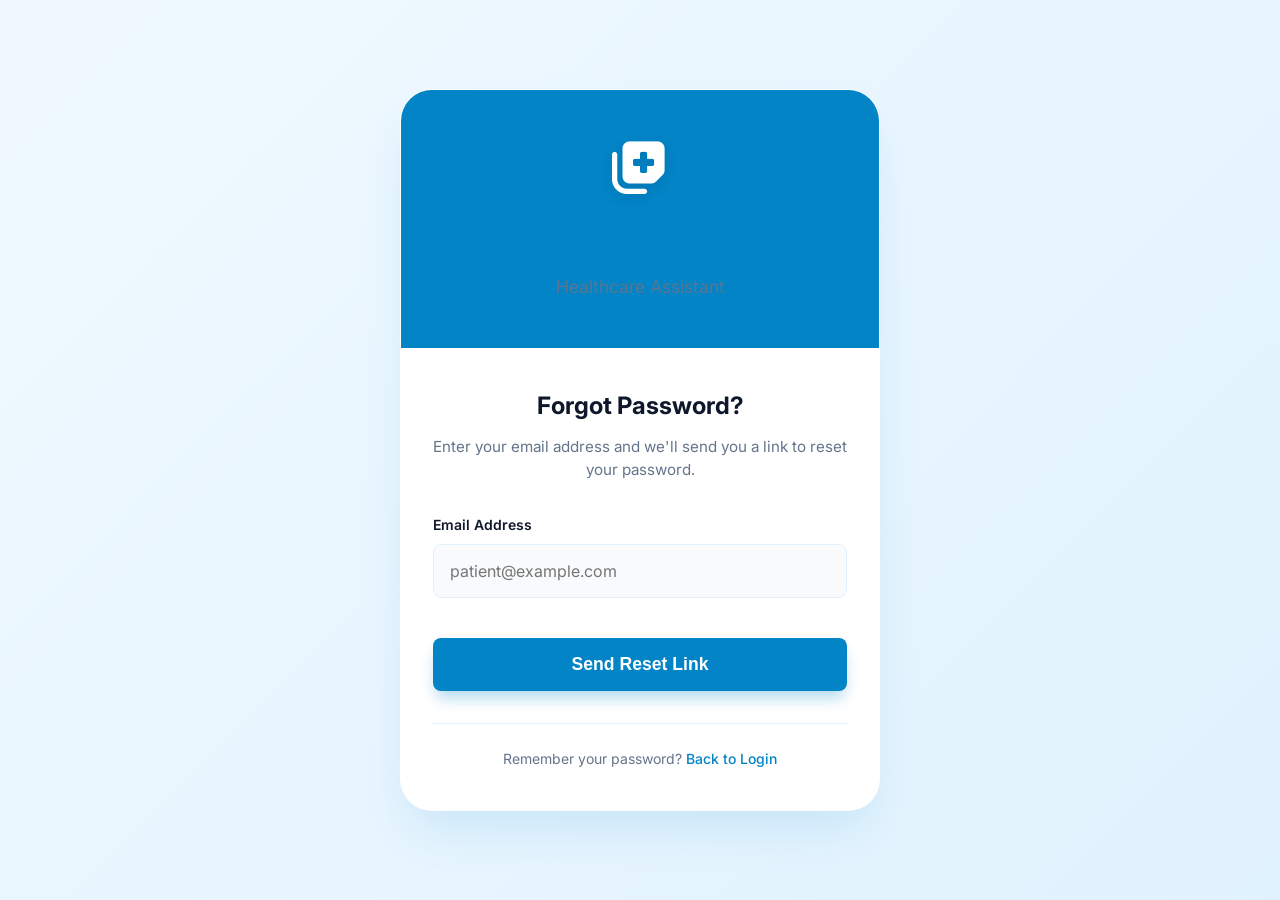
<file: prescripto/frontend/forgot-password.html>
<!DOCTYPE html>
<html lang="en">
<head>
    <meta charset="UTF-8">
    <meta name="viewport" content="width=device-width, initial-scale=1.0">
    <title>Forgot Password - Prescripto</title>
    <link href="https://fonts.googleapis.com/css2?family=Inter:wght@300;400;500;600;700&display=swap" rel="stylesheet">
    <link rel="stylesheet" href="https://cdnjs.cloudflare.com/ajax/libs/font-awesome/6.4.0/css/all.min.css">
    <link rel="stylesheet" href="style.css">
</head>
<body class="login-page">
    <div class="login-container">
        <div class="login-card">
            <div class="login-header">
                <i class="fa-solid fa-notes-medical logo-icon"></i>
                <h1>Prescripto</h1>
                <p>Healthcare Assistant</p>
            </div>
            
            <div class="login-body" style="padding: 2.5rem 2rem;">
                <h2>Forgot Password?</h2>
                <p class="subtitle" style="margin-bottom: 2rem;">Enter your email address and we'll send you a link to reset your password.</p>
                
                <form id="forgot-password-form">
                    <div class="input-group">
                        <label>Email Address</label>
                        <input type="email" id="forgot-email" placeholder="patient@example.com" required style="width: 100%; padding: 1rem; border: 1px solid var(--clr-light-blue); border-radius: 8px; font-size: 1rem;">
                    </div>
                    
                    <button type="submit" class="login-btn" style="width: 100%; border: none; cursor: pointer; margin-top: 1rem; padding: 1rem; background: var(--clr-blue); color: white; border-radius: 8px; font-weight: 600; font-size: 1.1rem;">
                        Send Reset Link
                    </button>
                </form>

                <div id="forgot-message" style="margin-top: 1.5rem; text-align: center; display: none; padding: 1rem; border-radius: 6px;"></div>

                <div class="login-footer" style="margin-top: 2rem; border-top: 1px solid var(--clr-light-blue); padding-top: 1.5rem;">
                    <p>Remember your password? <a href="/login">Back to Login</a></p>
                </div>
            </div>
        </div>
    </div>

    <script>
        document.getElementById('forgot-password-form').addEventListener('submit', async (e) => {
            e.preventDefault();
            const email = document.getElementById('forgot-email').value;
            const messageDiv = document.getElementById('forgot-message');
            
            try {
                const response = await fetch('/api/request-password-reset', {
                    method: 'POST',
                    headers: { 'Content-Type': 'application/json' },
                    body: JSON.stringify({ email })
                });
                
                const data = await response.json();
                messageDiv.style.display = 'block';
                messageDiv.innerText = data.message;
                messageDiv.style.background = data.status === 'success' ? '#ecfdf5' : '#fef2f2';
                messageDiv.style.color = data.status === 'success' ? '#059669' : '#dc2626';
            } catch (error) {
                console.error('Error:', error);
                messageDiv.style.display = 'block';
                messageDiv.innerText = 'An error occurred. Please try again.';
                messageDiv.style.background = '#fef2f2';
                messageDiv.style.color = '#dc2626';
            }
        });
    </script>
</body>
</html>
</file>
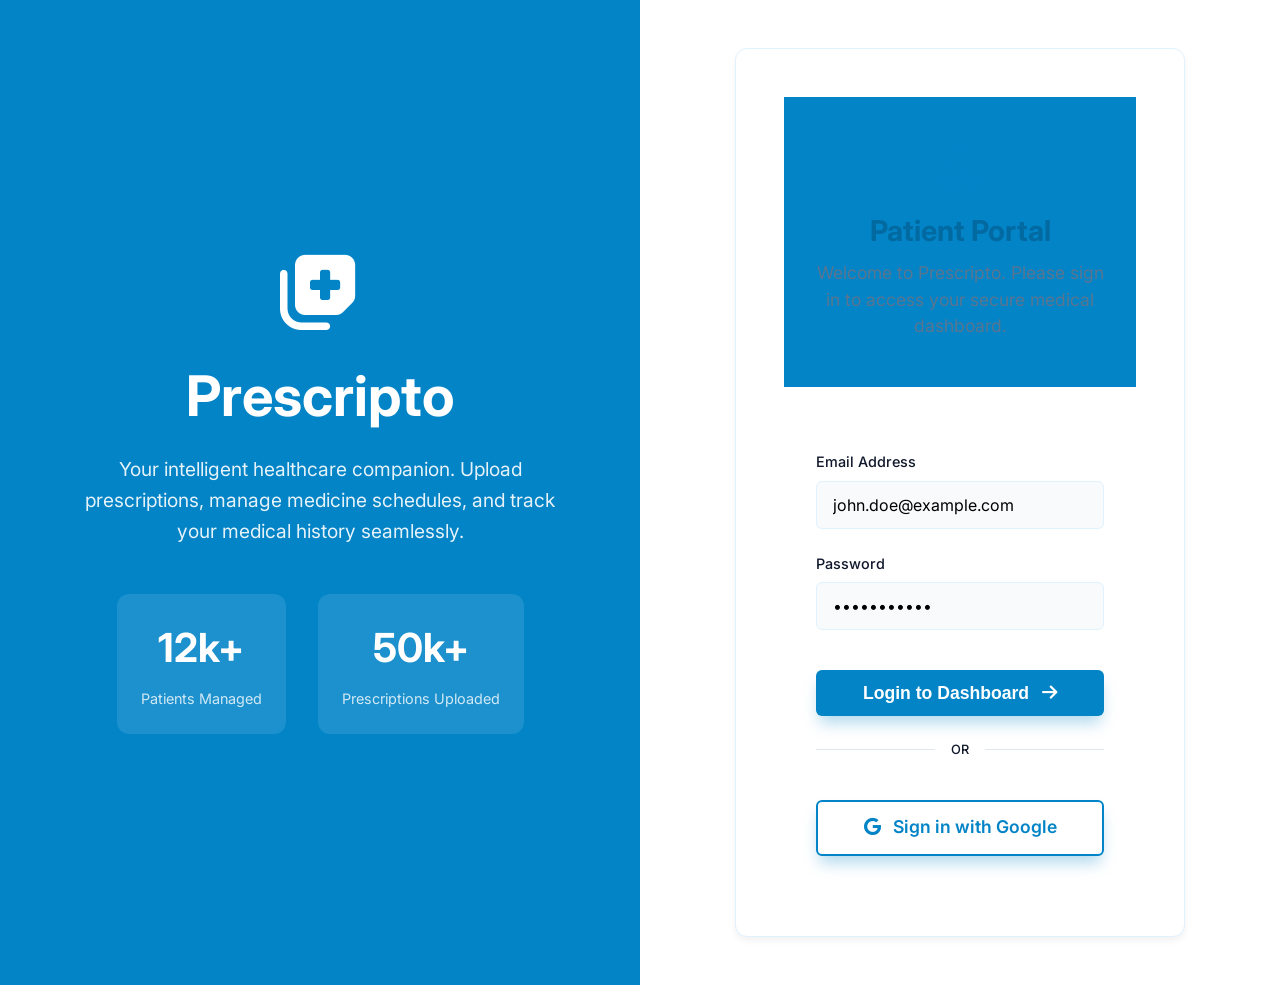
<file: prescripto/frontend/home.html>
<!DOCTYPE html>
<html lang="en">

<head>
    <meta charset="UTF-8">
    <meta name="viewport" content="width=device-width, initial-scale=1.0">
    <title>Prescripto - Home</title>
    <link href="https://fonts.googleapis.com/css2?family=Inter:wght@300;400;500;600;700&display=swap" rel="stylesheet">
    <link rel="stylesheet" href="https://cdnjs.cloudflare.com/ajax/libs/font-awesome/6.4.0/css/all.min.css">
    <link rel="stylesheet" href="style.css">
    <style>
        .home-container {
            display: flex;
            min-height: 100vh;
            background: var(--clr-light);
            font-family: 'Inter', sans-serif;
        }

        .home-left {
            flex: 1;
            background: var(--clr-blue);
            color: white;
            display: flex;
            flex-direction: column;
            justify-content: center;
            align-items: center;
            padding: 3rem;
            text-align: center;
        }

        .home-right {
            flex: 1;
            display: flex;
            justify-content: center;
            align-items: center;
            background: white;
            padding: 3rem;
        }

        .login-box {
            background: white;
            padding: 3rem;
            border-radius: 12px;
            box-shadow: 0 4px 6px rgba(0, 0, 0, 0.05);
            width: 100%;
            max-width: 450px;
            border: 1px solid var(--clr-light-blue);
        }

        .login-header {
            text-align: center;
            margin-bottom: 2rem;
        }

        .login-header i {
            font-size: 3rem;
            color: var(--clr-blue);
            margin-bottom: 1rem;
        }

        .login-header h2 {
            font-size: 1.8rem;
            color: var(--clr-dark-blue);
        }

        .input-group {
            margin-bottom: 1.5rem;
            text-align: left;
        }

        .input-group label {
            display: block;
            margin-bottom: 0.5rem;
            color: var(--clr-gray);
            font-size: 0.9rem;
            font-weight: 500;
        }

        .input-group input {
            width: 100%;
            padding: 0.8rem 1rem;
            border: 1px solid var(--clr-light-blue);
            border-radius: 6px;
            font-size: 1rem;
            transition: all 0.3s;
        }

        .input-group input:focus {
            outline: none;
            border-color: var(--clr-blue);
            box-shadow: 0 0 0 3px rgba(2, 132, 199, 0.1);
        }

        .login-btn {
            width: 100%;
            padding: 0.8rem;
            background: var(--clr-blue);
            color: white;
            border: none;
            border-radius: 6px;
            font-size: 1.1rem;
            font-weight: 600;
            cursor: pointer;
            transition: background 0.3s;
            margin-top: 1rem;
            text-decoration: none;
            display: inline-block;
            text-align: center;
        }

        .login-btn:hover {
            background: var(--clr-dark-blue);
        }

        .hero-stats {
            margin-top: 3rem;
            display: flex;
            gap: 2rem;
        }

        .hero-stat {
            background: rgba(255, 255, 255, 0.1);
            padding: 1.5rem;
            border-radius: 12px;
            text-align: center;
            min-width: 150px;
        }

        .hero-stat p {
            font-size: 2.5rem;
            font-weight: 700;
            margin-bottom: 0.5rem;
        }

        .hero-stat span {
            font-size: 0.9rem;
            opacity: 0.8;
        }
    </style>
</head>

<body>
    <div class="home-container">
        <!-- Hero Section (Left) -->
        <div class="home-left">
            <i class="fa-solid fa-notes-medical" style="font-size: 5rem; margin-bottom: 1.5rem;"></i>
            <h1 style="font-size: 3.5rem; margin-bottom: 1rem;">Prescripto</h1>
            <p style="font-size: 1.2rem; opacity: 0.9; max-width: 500px; line-height: 1.6;">
                Your intelligent healthcare companion. Upload prescriptions, manage medicine schedules, and track your
                medical history seamlessly.
            </p>

            <div class="hero-stats">
                <div class="hero-stat">
                    <p>12k+</p>
                    <span>Patients Managed</span>
                </div>
                <div class="hero-stat">
                    <p>50k+</p>
                    <span>Prescriptions Uploaded</span>
                </div>
            </div>
        </div>

        <!-- Login Section (Right) -->
        <div class="home-right">
            <div class="login-box">
                <div class="login-header">
                    <i class="fa-solid fa-user-doctor"></i>
                    <h2>Patient Portal</h2>
                    <p>Welcome to Prescripto. Please sign in to access your secure medical dashboard.</p>
                </div>

                <div class="login-body-content" style="padding: 2rem;">
                    <form id="manual-login-form">
                        <div class="input-group">
                            <label>Email Address</label>
                            <input type="email" id="login-email" placeholder="patient@example.com" value="john.doe@example.com" required>
                        </div>
                        <div class="input-group">
                            <label>Password</label>
                            <input type="password" id="login-password" placeholder="••••••••" value="password123" required>
                        </div>
                        
                        <button type="submit" class="login-btn" style="width: 100%; border: none; cursor: pointer;">
                            Login to Dashboard <i class="fa-solid fa-arrow-right" style="margin-left: 0.5rem;"></i>
                        </button>
                    </form>

                    <div style="margin: 1.5rem 0; display: flex; align-items: center; gap: 1rem;">
                        <hr style="flex: 1; border: 0; border-top: 1px solid var(--clr-border);">
                        <span style="color: var(--clr-gray); font-size: 0.8rem; font-weight: 500;">OR</span>
                        <hr style="flex: 1; border: 0; border-top: 1px solid var(--clr-border);">
                    </div>

                    <div style="text-align: center;">
                        <a href="/login" class="login-btn" style="background: var(--clr-white); color: var(--clr-blue); border: 2px solid var(--clr-blue);">
                            <i class="fa-brands fa-google" style="margin-right: 0.5rem;"></i> Sign in with Google
                        </a>
                    </div>
                </div>
            </div>
        </div>
    </div>
</body>

</html>
</file>
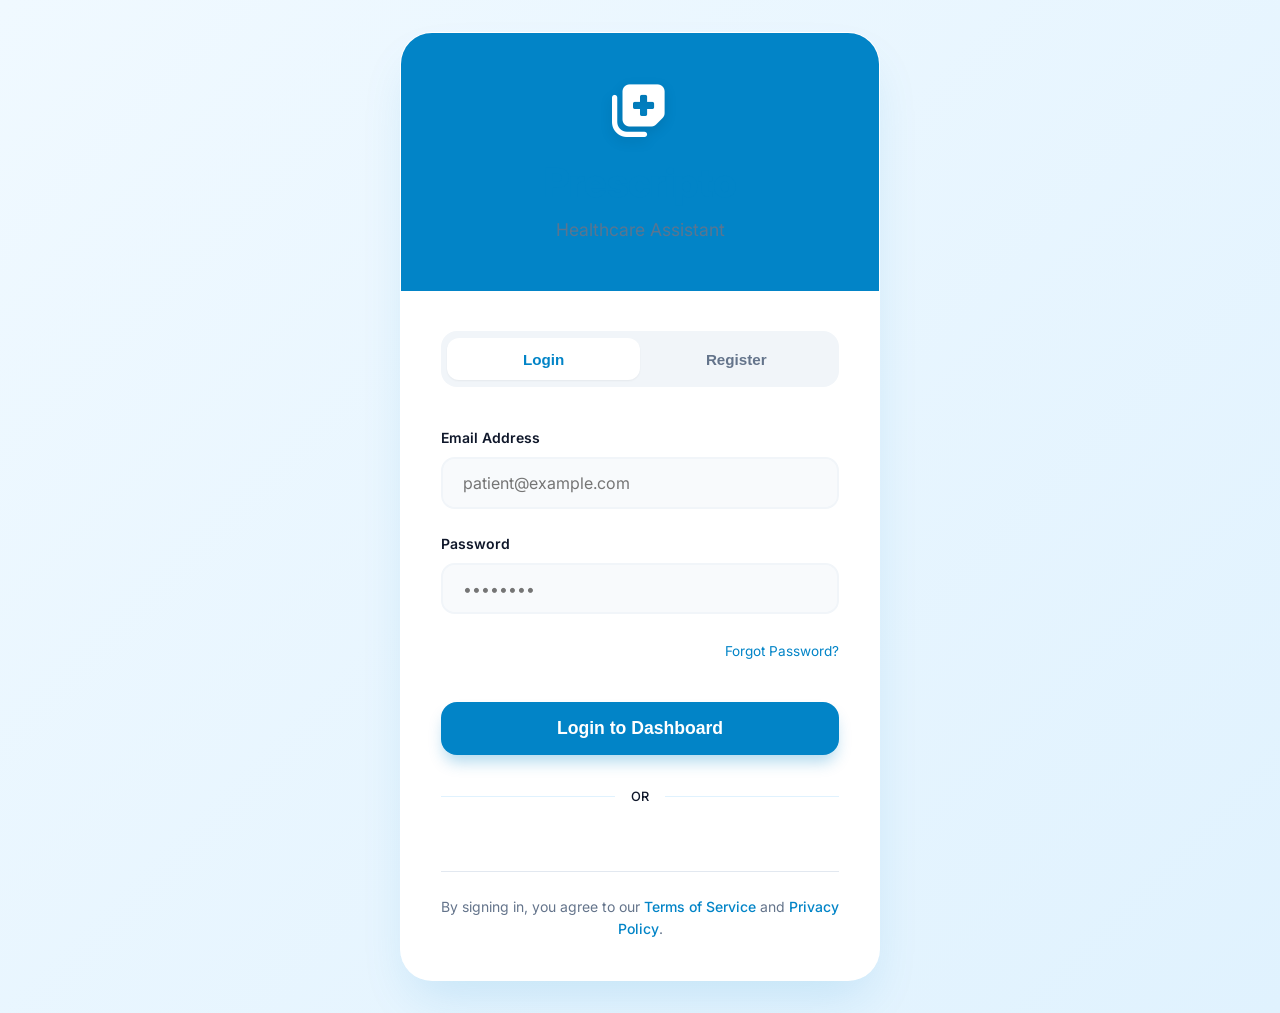
<file: prescripto/frontend/login.html>
<!DOCTYPE html>
<html lang="en">
<head>
    <meta charset="UTF-8">
    <meta name="viewport" content="width=device-width, initial-scale=1.0">
    <title>Login - Prescripto</title>
    <link href="https://fonts.googleapis.com/css2?family=Inter:wght@300;400;500;600;700&display=swap" rel="stylesheet">
    <link rel="stylesheet" href="https://cdnjs.cloudflare.com/ajax/libs/font-awesome/6.4.0/css/all.min.css">
    <link rel="stylesheet" href="style.css">
    <script src="https://accounts.google.com/gsi/client" async defer></script>
</head>
<body class="login-page">
    <div class="login-container">
        <div class="login-card">
            <div class="login-header">
                <i class="fa-solid fa-notes-medical logo-icon"></i>
                <h1>Prescripto</h1>
                <p>Healthcare Assistant</p>
            </div>
            
            <div class="login-body">
                <div class="auth-tabs">
                    <button id="tab-login" class="auth-tab active">Login</button>
                    <button id="tab-register" class="auth-tab">Register</button>
                </div>

                <div id="login-section">
                    <form id="manual-login-form">
                        <div class="input-group">
                            <label>Email Address</label>
                            <input type="email" id="login-email" placeholder="patient@example.com" required>
                        </div>
                        <div class="input-group">
                            <label>Password</label>
                            <input type="password" id="login-password" placeholder="••••••••" required>
                        </div>
                        <div class="forgot-password-link" style="text-align: right; margin-bottom: 1.5rem;">
                            <a href="/forgot-password" style="font-size: 0.85rem; color: var(--clr-blue); text-decoration: none;">Forgot Password?</a>
                        </div>
                        <button type="submit" class="login-btn">Login to Dashboard</button>
                    </form>
                </div>

                <div id="register-section" style="display: none;">
                    <form id="register-form">
                        <div class="input-group">
                            <label>Full Name</label>
                            <input type="text" id="reg-name" placeholder="John Doe" required>
                        </div>
                        <div class="input-group">
                            <label>Email Address</label>
                            <input type="email" id="reg-email" placeholder="patient@example.com" required>
                        </div>
                        <div class="input-group">
                            <label>Password</label>
                            <input type="password" id="reg-password" placeholder="••••••••" required>
                        </div>
                        <button type="submit" class="login-btn" style="background: var(--clr-dark-blue);">Create Account</button>
                    </form>
                </div>

                <div id="auth-message"></div>

                <div class="divider" style="margin: 2rem 0; display: flex; align-items: center; gap: 1rem;">
                    <hr style="flex: 1; border: 0; border-top: 1px solid var(--clr-light-blue);">
                    <span style="color: var(--clr-gray); font-size: 0.8rem; font-weight: 500;">OR</span>
                    <hr style="flex: 1; border: 0; border-top: 1px solid var(--clr-light-blue);">
                </div>
                
                <div class="auth-box">
                    <!-- Google Sign-In Button Container -->
                    <div id="g_id_onload"
                         data-client_id="your_google_client_id_here"
                         data-context="signin"
                         data-ux_mode="popup"
                         data-callback="handleCredentialResponse"
                         data-auto_prompt="false">
                    </div>

                    <div id="google-signin-status" style="display: none; text-align: center; width: 100%; color: #dc2626; font-size: 0.85rem; padding: 10px; background: #fef2f2; border-radius: 8px; margin-bottom: 1rem;">
                        <i class="fa-solid fa-circle-exclamation"></i> Google Auth is not fully configured.
                    </div>

                    <div class="g_id_signin"
                         data-type="standard"
                         data-shape="pill"
                         data-theme="outline"
                         data-text="signin_with"
                         data-size="large"
                         data-logo_alignment="left">
                    </div>
                </div>

                <div class="login-footer">
                    <p>By signing in, you agree to our <a href="#">Terms of Service</a> and <a href="#">Privacy Policy</a>.</p>
                </div>
            </div>
        </div>
    </div>

    <script>
        function handleCredentialResponse(response) {
            // Send the token to the backend
            fetch('/api/google-login', {
                method: 'POST',
                headers: {
                    'Content-Type': 'application/json',
                },
                body: JSON.stringify({ token: response.credential }),
            })
            .then(res => res.json())
            .then(data => {
                if (data.status === 'success') {
                    window.location.href = data.redirect;
                } else {
                    alert('Login failed: ' + data.message);
                }
            })
            .catch(error => {
                console.error('Error:', error);
                alert('An error occurred during login.');
            });
        }
    </script>
    <script src="script.js"></script>
</body>
</html>
</file>
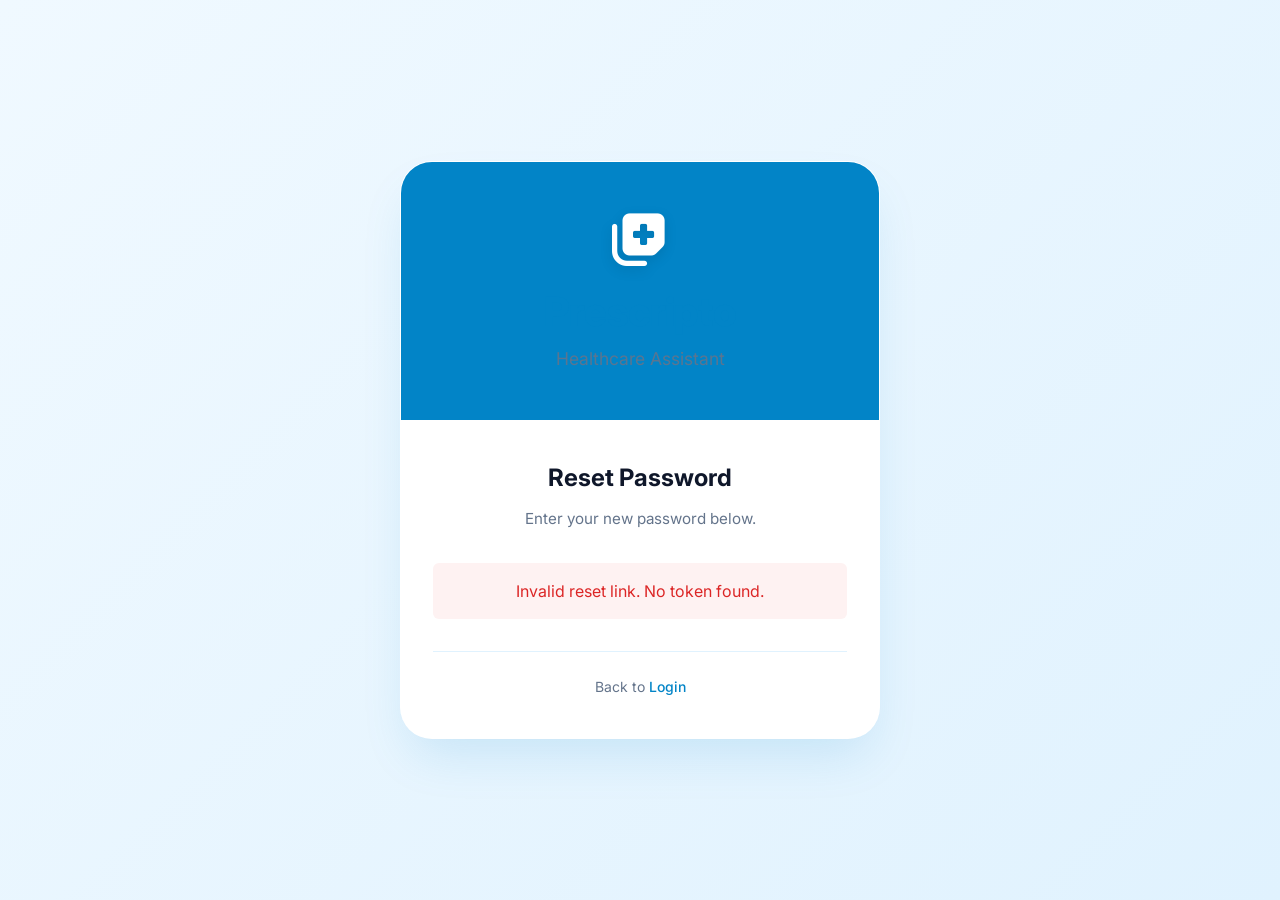
<file: prescripto/frontend/reset-password.html>
<!DOCTYPE html>
<html lang="en">
<head>
    <meta charset="UTF-8">
    <meta name="viewport" content="width=device-width, initial-scale=1.0">
    <title>Reset Password - Prescripto</title>
    <link href="https://fonts.googleapis.com/css2?family=Inter:wght@300;400;500;600;700&display=swap" rel="stylesheet">
    <link rel="stylesheet" href="https://cdnjs.cloudflare.com/ajax/libs/font-awesome/6.4.0/css/all.min.css">
    <link rel="stylesheet" href="style.css">
</head>
<body class="login-page">
    <div class="login-container">
        <div class="login-card">
            <div class="login-header">
                <i class="fa-solid fa-notes-medical logo-icon"></i>
                <h1>Prescripto</h1>
                <p>Healthcare Assistant</p>
            </div>
            
            <div class="login-body" style="padding: 2.5rem 2rem;">
                <h2>Reset Password</h2>
                <p class="subtitle" style="margin-bottom: 2rem;">Enter your new password below.</p>
                
                <form id="reset-password-form">
                    <div class="input-group" style="margin-bottom: 1.5rem;">
                        <label>New Password</label>
                        <input type="password" id="new-password" placeholder="••••••••" required style="width: 100%; padding: 1rem; border: 1px solid var(--clr-light-blue); border-radius: 8px; font-size: 1rem;">
                    </div>
                    <div class="input-group">
                        <label>Confirm Password</label>
                        <input type="password" id="confirm-password" placeholder="••••••••" required style="width: 100%; padding: 1rem; border: 1px solid var(--clr-light-blue); border-radius: 8px; font-size: 1rem;">
                    </div>
                    
                    <button type="submit" class="login-btn" style="width: 100%; border: none; cursor: pointer; margin-top: 1.5rem; padding: 1rem; background: var(--clr-blue); color: white; border-radius: 8px; font-weight: 600; font-size: 1.1rem;">
                        Update Password
                    </button>
                </form>

                <div id="reset-message" style="margin-top: 1.5rem; text-align: center; display: none; padding: 1rem; border-radius: 6px;"></div>

                <div class="login-footer" style="margin-top: 2rem; border-top: 1px solid var(--clr-light-blue); padding-top: 1.5rem;">
                    <p>Back to <a href="/login">Login</a></p>
                </div>
            </div>
        </div>
    </div>

    <script>
        const urlParams = new URLSearchParams(window.location.search);
        const token = urlParams.get('token');

        if (!token) {
            const messageDiv = document.getElementById('reset-message');
            messageDiv.style.display = 'block';
            messageDiv.innerText = 'Invalid reset link. No token found.';
            messageDiv.style.background = '#fef2f2';
            messageDiv.style.color = '#dc2626';
            document.getElementById('reset-password-form').style.display = 'none';
        }

        document.getElementById('reset-password-form').addEventListener('submit', async (e) => {
            e.preventDefault();
            const newPassword = document.getElementById('new-password').value;
            const confirmPassword = document.getElementById('confirm-password').value;
            const messageDiv = document.getElementById('reset-message');

            if (newPassword !== confirmPassword) {
                messageDiv.style.display = 'block';
                messageDiv.innerText = 'Passwords do not match.';
                messageDiv.style.background = '#fef2f2';
                messageDiv.style.color = '#dc2626';
                return;
            }
            
            try {
                const response = await fetch('/api/reset-password', {
                    method: 'POST',
                    headers: { 'Content-Type': 'application/json' },
                    body: JSON.stringify({ token, new_password: newPassword })
                });
                
                const data = await response.json();
                messageDiv.style.display = 'block';
                messageDiv.innerText = data.message;
                messageDiv.style.background = data.status === 'success' ? '#ecfdf5' : '#fef2f2';
                messageDiv.style.color = data.status === 'success' ? '#059669' : '#dc2626';

                if (data.status === 'success') {
                    setTimeout(() => {
                        window.location.href = '/login';
                    }, 2000);
                }
            } catch (error) {
                console.error('Error:', error);
                messageDiv.style.display = 'block';
                messageDiv.innerText = 'An error occurred. Please try again.';
                messageDiv.style.background = '#fef2f2';
                messageDiv.style.color = '#dc2626';
            }
        });
    </script>
</body>
</html>
</file>
<file: prescripto/frontend/style.css>
:root {
    /* Primary Colors */
    --clr-light-blue: #e0f2fe;
    --clr-blue: #0284c7;
    --clr-dark-blue: #0369a1;
    --clr-white: #ffffff;
    --clr-green-soft: #d1fae5;
    --clr-green: #059669;
    --clr-bg: #f8fafc;
    --clr-text-main: #0f172a;
    --clr-text-muted: #64748b;
    --clr-border: #e2e8f0;

    --shadow-sm: 0 1px 2px 0 rgb(0 0 0 / 0.05);
    --shadow-md: 0 4px 6px -1px rgb(0 0 0 / 0.1), 0 2px 4px -2px rgb(0 0 0 / 0.1);
    --shadow-lg: 0 10px 15px -3px rgb(0 0 0 / 0.1), 0 4px 6px -4px rgb(0 0 0 / 0.1);

    --transition: all 0.3s ease;
}

* {
    margin: 0;
    padding: 0;
    box-sizing: border-box;
}

body {
    font-family: 'Inter', sans-serif;
    background-color: var(--clr-bg);
    color: var(--clr-text-main);
    line-height: 1.5;
}

/* Layout */
.dashboard-container {
    display: flex;
    min-height: 100vh;
}

/* Sidebar */
.sidebar {
    width: 250px;
    background-color: var(--clr-white);
    border-right: 1px solid var(--clr-border);
    display: flex;
    flex-direction: column;
    transition: var(--transition);
    position: fixed;
    height: 100vh;
    z-index: 10;
}

.sidebar-header {
    padding: 1.5rem;
    display: flex;
    align-items: center;
    gap: 0.75rem;
    border-bottom: 1px solid var(--clr-border);
    color: var(--clr-blue);
}

.logo-icon {
    font-size: 1.5rem;
    color: var(--clr-green);
}

.nav-links {
    list-style: none;
    padding: 1rem 0;
}

.nav-links li {
    padding: 0.25rem 1rem;
}

.nav-links a {
    display: flex;
    align-items: center;
    gap: 0.75rem;
    padding: 0.75rem 1rem;
    color: var(--clr-text-muted);
    text-decoration: none;
    border-radius: 0.5rem;
    transition: var(--transition);
    font-weight: 500;
}

.nav-links a:hover,
.nav-links li.active a {
    background-color: var(--clr-light-blue);
    color: var(--clr-blue);
}

.nav-links li.active a {
    background-color: var(--clr-blue);
    color: var(--clr-white);
}

/* Main Content */
.main-content {
    flex: 1;
    margin-left: 250px;
    display: flex;
    flex-direction: column;
    width: calc(100% - 250px);
}

/* Top Navigation */
.top-nav {
    display: flex;
    justify-content: space-between;
    align-items: center;
    padding: 1rem 2rem;
    background-color: var(--clr-white);
    border-bottom: 1px solid var(--clr-border);
    position: sticky;
    top: 0;
    z-index: 5;
}

.header-left,
.header-right {
    display: flex;
    align-items: center;
    gap: 1.5rem;
}

.menu-btn {
    background: none;
    border: none;
    font-size: 1.25rem;
    color: var(--clr-text-muted);
    cursor: pointer;
    display: none;
}

.search-bar {
    display: flex;
    align-items: center;
    background-color: var(--clr-bg);
    border-radius: 2rem;
    padding: 0.5rem 1rem;
    width: 300px;
    border: 1px solid var(--clr-border);
}

.search-bar i {
    color: var(--clr-text-muted);
    margin-right: 0.5rem;
}

.search-bar input {
    border: none;
    background: transparent;
    outline: none;
    width: 100%;
    color: var(--clr-text-main);
}

.language-selector {
    padding: 0.5rem;
    border: 1px solid var(--clr-border);
    border-radius: 0.5rem;
    background-color: var(--clr-white);
    color: var(--clr-text-main);
    outline: none;
    cursor: pointer;
}

.notification {
    position: relative;
    cursor: pointer;
    color: var(--clr-text-muted);
    font-size: 1.25rem;
}

.badge {
    position: absolute;
    top: -5px;
    right: -5px;
    background-color: rgb(239, 68, 68);
    color: white;
    font-size: 0.6rem;
    width: 15px;
    height: 15px;
    display: flex;
    align-items: center;
    justify-content: center;
    border-radius: 50%;
    font-weight: bold;
}

.avatar {
    width: 40px;
    height: 40px;
    border-radius: 50%;
    object-fit: cover;
    border: 2px solid var(--clr-light-blue);
    cursor: pointer;
}

/* Dashboard Content */
.dashboard-content {
    padding: 2rem;
}

/* Stats Grid */
.stats-grid {
    display: grid;
    grid-template-columns: repeat(auto-fit, minmax(220px, 1fr));
    gap: 1.5rem;
    margin-bottom: 2rem;
}

.stat-card {
    background: var(--clr-white);
    padding: 1.5rem;
    border-radius: 1rem;
    box-shadow: var(--shadow-sm);
    display: flex;
    align-items: center;
    gap: 1rem;
    border: 1px solid var(--clr-border);
    transition: var(--transition);
}

.stat-card:hover {
    box-shadow: var(--shadow-md);
    transform: translateY(-2px);
}

.stat-icon {
    width: 50px;
    height: 50px;
    border-radius: 1rem;
    display: flex;
    align-items: center;
    justify-content: center;
    font-size: 1.5rem;
}

.stat-icon.uploader {
    background-color: var(--clr-light-blue);
    color: var(--clr-blue);
}

.stat-icon.medicines {
    background-color: #fce7f3;
    color: #db2777;
}

.stat-icon.compliance {
    background-color: var(--clr-green-soft);
    color: var(--clr-green);
}

.stat-icon.reminders {
    background-color: #fef3c7;
    color: #d97706;
}

.stat-details h3 {
    font-size: 0.875rem;
    color: var(--clr-text-muted);
    font-weight: 500;
}

.stat-number {
    font-size: 1.5rem;
    font-weight: 700;
    color: var(--clr-text-main);
    display: flex;
    align-items: baseline;
    gap: 0.5rem;
}

.stat-growth {
    font-size: 0.75rem;
    font-weight: 500;
}

.stat-growth.success {
    color: var(--clr-green);
}

.stat-growth.danger {
    color: #ef4444;
}



/* Panels Grid */
.panels-grid {
    display: grid;
    grid-template-columns: 1.5fr 1fr;
    gap: 1.5rem;
}

.column-left,
.column-right {
    display: flex;
    flex-direction: column;
    gap: 1.5rem;
}

/* Common Panel Styles */
.panel {
    background: var(--clr-white);
    border-radius: 1rem;
    box-shadow: var(--shadow-sm);
    border: 1px solid var(--clr-border);
    overflow: hidden;
}

.panel-header {
    padding: 1.25rem 1.5rem;
    border-bottom: 1px solid var(--clr-border);
    display: flex;
    justify-content: space-between;
    align-items: center;
}

.panel-header h3 {
    font-size: 1.125rem;
    color: var(--clr-text-main);
}

/* Profile Panel */
.profile-details {
    padding: 1.5rem;
    display: flex;
    align-items: center;
    gap: 1.5rem;
}

.profile-img-large {
    border-radius: 50%;
    border: 4px solid var(--clr-light-blue);
}

.profile-details .info p {
    color: var(--clr-text-muted);
    margin-top: 0.5rem;
}

.profile-details .info p strong {
    color: var(--clr-text-main);
}

/* Schedule Generator */
.generator-body {
    padding: 1.5rem;
}

.text-sm {
    font-size: 0.875rem;
    color: var(--clr-text-muted);
    margin-bottom: 1rem;
}

.input-group {
    position: relative;
    margin-bottom: 1rem;
}

.input-group textarea {
    width: 100%;
    min-height: 80px;
    padding: 0.75rem 3rem 0.75rem 0.75rem;
    border: 1px solid var(--clr-border);
    border-radius: 0.5rem;
    resize: vertical;
    outline: none;
    font-family: inherit;
    color: var(--clr-text-main);
}

.input-group textarea:focus {
    border-color: var(--clr-blue);
    box-shadow: 0 0 0 2px var(--clr-light-blue);
}

.voice-btn {
    position: absolute;
    top: 0.75rem;
    right: 0.75rem;
    background: var(--clr-light-blue);
    color: var(--clr-blue);
    border: none;
    width: 32px;
    height: 32px;
    border-radius: 50%;
    cursor: pointer;
    display: flex;
    align-items: center;
    justify-content: center;
    transition: var(--transition);
}

.voice-btn:hover,
.voice-btn.recording {
    background: var(--clr-blue);
    color: var(--clr-white);
}

.voice-btn.recording {
    animation: pulse 1.5s infinite;
    background: #ef4444;
}

@keyframes pulse {
    0% {
        box-shadow: 0 0 0 0 rgba(239, 68, 68, 0.7);
    }

    70% {
        box-shadow: 0 0 0 10px rgba(239, 68, 68, 0);
    }

    100% {
        box-shadow: 0 0 0 0 rgba(239, 68, 68, 0);
    }
}

.action-row {
    display: flex;
    gap: 1rem;
    margin-bottom: 1.5rem;
}

.action-row select {
    padding: 0.5rem;
    border: 1px solid var(--clr-border);
    border-radius: 0.5rem;
    background: var(--clr-white);
    outline: none;
}

.btn-primary {
    background-color: var(--clr-blue);
    color: var(--clr-white);
    border: none;
    padding: 0.5rem 1rem;
    border-radius: 0.5rem;
    font-weight: 500;
    cursor: pointer;
    transition: var(--transition);
    flex: 1;
}

.btn-primary:hover {
    background-color: var(--clr-dark-blue);
}

.hidden {
    display: none !important;
}

#generated-schedule {
    margin-top: 1.5rem;
    padding-top: 1.5rem;
    border-top: 1px dashed var(--clr-border);
}

#generated-schedule h4 {
    margin-bottom: 1rem;
    color: var(--clr-green);
}

.schedule-times {
    display: flex;
    flex-direction: column;
    gap: 1rem;
}

.time-block {
    background: var(--clr-bg);
    padding: 1rem;
    border-radius: 0.5rem;
    border-left: 4px solid var(--clr-blue);
}

.time-block h5 {
    display: flex;
    align-items: center;
    gap: 0.5rem;
    margin-bottom: 0.5rem;
    color: var(--clr-dark-blue);
}

.time-block ul {
    list-style: none;
    padding-left: 1.5rem;
}

.time-block li {
    position: relative;
    margin-bottom: 0.25rem;
    font-size: 0.9rem;
}

.time-block li::before {
    content: "•";
    color: var(--clr-blue);
    position: absolute;
    left: -1rem;
}

/* Upload Panel */
.upload-area {
    margin: 1.5rem;
    border: 2px dashed var(--clr-border);
    border-radius: 1rem;
    padding: 3rem 1rem;
    text-align: center;
    cursor: pointer;
    transition: var(--transition);
    background: var(--clr-bg);
}

.upload-area:hover,
.upload-area.dragover {
    border-color: var(--clr-blue);
    background: var(--clr-light-blue);
}

.upload-icon {
    font-size: 3rem;
    color: var(--clr-blue);
    margin-bottom: 1rem;
}

.upload-area p {
    color: var(--clr-text-muted);
}

#upload-result {
    padding: 0 1.5rem 1.5rem;
}

#upload-result h4 {
    margin-bottom: 1rem;
    font-size: 1rem;
}

.extracted-list {
    list-style: none;
    display: flex;
    flex-direction: column;
    gap: 0.5rem;
}

.extracted-list li {
    background: var(--clr-green-soft);
    padding: 0.75rem 1rem;
    border-radius: 0.5rem;
    font-size: 0.9rem;
    color: var(--clr-green);
    border: 1px solid rgba(5, 150, 105, 0.2);
    display: flex;
    justify-content: space-between;
}

/* Tracker Panel */
.date-badge {
    background: var(--clr-light-blue);
    color: var(--clr-blue);
    padding: 0.25rem 0.75rem;
    border-radius: 1rem;
    font-size: 0.75rem;
    font-weight: 600;
}

.tracker-list {
    padding: 1.5rem;
    display: flex;
    flex-direction: column;
    gap: 1rem;
}

.tracker-item {
    display: flex;
    justify-content: space-between;
    align-items: center;
    padding: 1rem;
    border: 1px solid var(--clr-border);
    border-radius: 0.5rem;
    transition: var(--transition);
}

.tracker-item:hover {
    border-color: var(--clr-blue);
    box-shadow: var(--shadow-sm);
}

.tracker-info h4 {
    display: flex;
    align-items: center;
    gap: 0.5rem;
    margin-bottom: 0.25rem;
}

.badge-time {
    font-size: 0.7rem;
    padding: 0.1rem 0.4rem;
    border-radius: 0.25rem;
    background: var(--clr-bg);
    color: var(--clr-text-muted);
    font-weight: normal;
}

.tracker-info p {
    font-size: 0.875rem;
    color: var(--clr-text-muted);
}

/* Custom Checkbox */
.custom-checkbox {
    display: block;
    position: relative;
    cursor: pointer;
    font-size: 22px;
    -webkit-user-select: none;
    -moz-user-select: none;
    -ms-user-select: none;
    user-select: none;
    width: 24px;
    height: 24px;
}

.custom-checkbox input {
    position: absolute;
    opacity: 0;
    cursor: pointer;
    height: 0;
    width: 0;
}

.checkmark {
    position: absolute;
    top: 0;
    left: 0;
    height: 24px;
    width: 24px;
    background-color: var(--clr-bg);
    border: 2px solid var(--clr-border);
    border-radius: 50%;
    transition: var(--transition);
}

.custom-checkbox:hover input~.checkmark {
    border-color: var(--clr-green);
}

.custom-checkbox input:checked~.checkmark {
    background-color: var(--clr-green);
    border-color: var(--clr-green);
}

.checkmark:after {
    content: "";
    position: absolute;
    display: none;
}

.custom-checkbox input:checked~.checkmark:after {
    display: block;
}

.custom-checkbox .checkmark:after {
    left: 8px;
    top: 4px;
    width: 5px;
    height: 10px;
    border: solid white;
    border-width: 0 2px 2px 0;
    -webkit-transform: rotate(45deg);
    -ms-transform: rotate(45deg);
    transform: rotate(45deg);
}

/* Medicine History Table */
.table-responsive {
    overflow-x: auto;
    padding: 1rem;
}

.medicine-table {
    width: 100%;
    border-collapse: collapse;
}

.medicine-table th,
.medicine-table td {
    padding: 0.75rem 1rem;
    text-align: left;
    border-bottom: 1px solid var(--clr-border);
}

.medicine-table th {
    font-weight: 600;
    color: var(--clr-text-muted);
    background-color: var(--clr-bg);
}

.medicine-table td {
    font-size: 0.9rem;
}

.status-badge {
    padding: 0.25rem 0.5rem;
    border-radius: 1rem;
    font-size: 0.75rem;
    font-weight: 500;
}

.status-badge.active {
    background-color: var(--clr-green-soft);
    color: var(--clr-green);
}

.status-badge.inactive {
    background-color: #f1f5f9;
    color: var(--clr-text-muted);
}

/* Responsive */
@media (max-width: 1024px) {
    .panels-grid {
        grid-template-columns: 1fr;
    }
}

@media (max-width: 768px) {
    .sidebar {
        transform: translateX(-100%);
    }

    .sidebar.active {
        transform: translateX(0);
    }

    .main-content {
        margin-left: 0;
        width: 100%;
    }

    .menu-btn {
        display: block;
    }

    .search-bar {
        width: 200px;
    }
}

@media (max-width: 480px) {
    .search-bar {
        display: none;
    }

    .header-left,
    .header-right {
        gap: 1rem;
    }
}
/* --- Support Page Premium Redesign --- */
.support-hero {
    background: linear-gradient(135deg, var(--clr-light-blue) 0%, #ffffff 100%);
    padding: 3rem 2rem;
    border-radius: 1.5rem;
    margin-bottom: 2rem;
    text-align: center;
    border: 1px solid var(--clr-border);
}

.hero-content h2 {
    font-size: 1.75rem;
    color: var(--clr-blue);
    margin-bottom: 1.5rem;
}

.support-search-large {
    position: relative;
    max-width: 700px;
    margin: 0 auto 1.5rem;
}

.support-search-large i {
    position: absolute;
    left: 1.5rem;
    top: 50%;
    transform: translateY(-50%);
    color: var(--clr-text-muted);
    font-size: 1.1rem;
}

.support-search-large input {
    width: 100%;
    padding: 1.25rem 1.5rem 1.25rem 3.5rem;
    border: 1px solid var(--clr-border);
    border-radius: 1.25rem;
    font-size: 1.1rem;
    background: var(--clr-white);
    box-shadow: var(--shadow-md);
    transition: var(--transition);
}

.support-search-large input:focus {
    outline: none;
    border-color: var(--clr-blue);
    box-shadow: 0 0 0 5px rgba(2, 132, 199, 0.1);
}

.support-section-header {
    margin-bottom: 1.5rem;
    padding-left: 0.5rem;
}

.support-section-header h3 {
    font-size: 1.25rem;
    color: var(--clr-text-main);
}

/* FAQ Accordion Cards */
.faq-accordion {
    display: flex;
    flex-direction: column;
    gap: 1rem;
}

.faq-card {
    background: var(--clr-white);
    border: 1px solid var(--clr-border);
    border-radius: 1rem;
    overflow: hidden;
    transition: var(--transition);
}

.faq-card:hover {
    border-color: var(--clr-blue);
    box-shadow: var(--shadow-sm);
}

.faq-header {
    padding: 1.25rem 1.5rem;
    display: flex;
    justify-content: space-between;
    align-items: center;
    cursor: pointer;
    user-select: none;
}

.faq-header h4 {
    font-size: 1rem;
    font-weight: 600;
    color: var(--clr-text-main);
    margin: 0;
}

.faq-header i {
    color: var(--clr-text-muted);
    font-size: 0.9rem;
    transition: transform 0.4s cubic-bezier(0.4, 0, 0.2, 1);
}

.faq-body {
    max-height: 0;
    overflow: hidden;
    transition: max-height 0.4s cubic-bezier(0.4, 0, 0.2, 1);
    background: var(--clr-bg);
}

.faq-card.active {
    border-color: var(--clr-blue);
}

.faq-card.active .faq-header i {
    transform: rotate(180deg);
    color: var(--clr-blue);
}

.faq-card.active .faq-body {
    max-height: 500px;
    border-top: 1px solid var(--clr-border);
}

.faq-body p {
    padding: 1.25rem 1.5rem;
    color: var(--clr-text-muted);
    font-size: 0.95rem;
    line-height: 1.6;
    margin: 0;
}

.empty-faq-state {
    text-align: center;
    padding: 3rem 1rem;
    background: var(--clr-white);
    border-radius: 1rem;
    border: 1px dashed var(--clr-border);
}

.empty-faq-state i {
    font-size: 3rem;
    color: var(--clr-border);
    margin-bottom: 1rem;
}

.btn-text {
    background: none;
    border: none;
    color: var(--clr-blue);
    font-weight: 600;
    cursor: pointer;
    margin-top: 0.5rem;
    text-decoration: underline;
}

/* Premium Form Layout */
.form-row {
    display: grid;
    grid-template-columns: 1fr 1fr;
    gap: 1.5rem;
    margin-bottom: 0.5rem;
}

.support-form {
    padding: 2rem;
}

.support-form .form-group {
    display: flex;
    flex-direction: column;
    margin-bottom: 1.5rem;
}

.support-form .form-group label {
    font-size: 0.9rem;
    font-weight: 600;
    color: var(--clr-text-main);
    margin-bottom: 0.6rem;
    display: block;
}

.support-form .form-group input,
.support-form .form-group select,
.support-form .form-group textarea {
    width: 100%;
    padding: 0.8rem 1rem;
    border: 1px solid var(--clr-border);
    border-radius: 0.75rem;
    font-family: inherit;
    font-size: 0.95rem;
    color: var(--clr-text-main);
    background: #fdfdfd;
    transition: var(--transition);
    outline: none;
}

.support-form .form-group input::placeholder,
.support-form .form-group textarea::placeholder {
    color: #94a3b8;
}

.support-form .form-group input:focus,
.support-form .form-group select:focus,
.support-form .form-group textarea:focus {
    border-color: var(--clr-blue);
    background: var(--clr-white);
    box-shadow: 0 0 0 4px rgba(2, 132, 199, 0.1);
}

.support-form .form-group select {
    appearance: none;
    background-image: url("data:image/svg+xml,%3Csvg xmlns='http://www.w3.org/2000/svg' fill='none' viewBox='0 0 24 24' stroke='%2364748b'%3E%3Cpath stroke-linecap='round' stroke-linejoin='round' stroke-width='2' d='M19 9l-7 7-7-7'%3E%3C/path%3E%3C/svg%3E");
    background-repeat: no-repeat;
    background-position: right 1rem center;
    background-size: 1rem;
    padding-right: 2.5rem;
}

.support-submit {
    width: 100%;
    padding: 1rem;
    font-size: 1rem;
    margin-top: 0.5rem;
    box-shadow: 0 4px 6px -1px rgba(2, 132, 199, 0.2);
}

/* --- Login Page Styles --- */
.login-page {
    background: linear-gradient(135deg, #f0f9ff 0%, #e0f2fe 100%);
    display: flex;
    align-items: center;
    justify-content: center;
    min-height: 100vh;
    padding: 1.5rem;
    font-family: 'Inter', sans-serif;
}

.login-container {
    width: 100%;
    max-width: 450px;
}

.login-card {
    background: var(--clr-white);
    border-radius: 2rem;
    box-shadow: 0 20px 25px -5px rgba(0, 0, 0, 0.1), 0 10px 10px -5px rgba(0, 0, 0, 0.04);
    overflow: hidden;
    border: 1px solid rgba(2, 132, 199, 0.1);
}

.login-header {
    background: var(--clr-white);
    color: var(--clr-blue);
    padding: 2.5rem 2rem;
    text-align: center;
}

.login-header h1, .login-header h2 {
    color: var(--clr-blue);
    margin-bottom: 0.5rem;
}

.login-header p {
    color: var(--clr-text-muted);
    font-size: 1rem;
    margin-top: 0.25rem;
}

.login-header .logo-icon {
    font-size: 3.5rem;
    margin-bottom: 1rem;
}

.login-header h1 {
    font-size: 2.25rem;
    margin: 0;
    font-weight: 700;
}

.login-header p {
    opacity: 0.9;
    font-size: 1rem;
    margin-top: 0.25rem;
}

.login-body {
    padding: 3rem 2rem;
    text-align: center;
}

.login-body h2 {
    font-size: 1.5rem;
    color: var(--clr-text-main);
    margin-bottom: 0.75rem;
}

.login-body .subtitle {
    color: var(--clr-text-muted);
    font-size: 0.95rem;
    line-height: 1.5;
    margin-bottom: 2.5rem;
}

.auth-box {
    display: flex;
    justify-content: center;
    margin-bottom: 2rem;
}

.login-footer {
    border-top: 1px solid var(--clr-border);
    padding-top: 1.5rem;
    font-size: 0.8rem;
    color: var(--clr-text-muted);
}

.login-footer a {
    color: var(--clr-blue);
    text-decoration: none;
    font-weight: 500;
}

/* --- User Profile Dropdown --- */
.user-profile {
    position: relative;
    cursor: pointer;
}

.profile-dropdown {
    position: absolute;
    top: calc(100% + 1rem);
    right: 0;
    width: 240px;
    background: var(--clr-white);
    border-radius: 1rem;
    box-shadow: 0 10px 15px -3px rgba(0, 0, 0, 0.1), 0 4px 6px -2px rgba(0, 0, 0, 0.05);
    border: 1px solid var(--clr-border);
    z-index: 1000;
    display: none;
    overflow: hidden;
}

.profile-dropdown.active {
    display: block;
    animation: fadeInDown 0.3s ease;
}

@keyframes fadeInDown {
    from {
        opacity: 0;
        transform: translateY(-10px);
    }
    to {
        opacity: 1;
        transform: translateY(0);
    }
}

.dropdown-user-info {
    padding: 1.5rem;
    background: var(--clr-bg);
    border-bottom: 1px solid var(--clr-border);
    text-align: center;
}

.dropdown-user-info .avatar-large {
    width: 4rem;
    height: 4rem;
    border-radius: 50%;
    margin-bottom: 0.75rem;
    border: 3px solid var(--clr-white);
    box-shadow: var(--shadow-sm);
}

.dropdown-user-info h4 {
    font-size: 1rem;
    color: var(--clr-text-main);
    margin: 0;
    font-weight: 600;
}

.dropdown-user-info p {
    font-size: 0.8rem;
    color: var(--clr-text-muted);
    margin: 0.25rem 0 0;
}

.dropdown-links {
    padding: 0.5rem 0;
}

.dropdown-links a {
    display: flex;
    align-items: center;
    gap: 0.75rem;
    padding: 0.75rem 1.5rem;
    color: var(--clr-text-main);
    text-decoration: none;
    font-size: 0.9rem;
    transition: var(--transition);
}

.dropdown-links a:hover {
    background: var(--clr-light-blue);
    color: var(--clr-blue);
}

.dropdown-links a.logout-btn {
    color: #ef4444;
    border-top: 1px solid var(--clr-border);
    margin-top: 0.5rem;
}

.dropdown-links a.logout-btn:hover {
    background: #fef2f2;
    color: #dc2626;
}
/* Contact Details Card */
.contact-card-list {
    padding: 1.5rem;
    display: flex;
    flex-direction: column;
    gap: 1.25rem;
}

.contact-card-item {
    display: flex;
    align-items: center;
    gap: 1.25rem;
}

.contact-icon {
    width: 3.5rem;
    height: 3.5rem;
    background: var(--clr-light-blue);
    color: var(--clr-blue);
    border-radius: 1rem;
    display: flex;
    align-items: center;
    justify-content: center;
    font-size: 1.25rem;
}

.contact-text {
    display: flex;
    flex-direction: column;
}

.contact-label {
    font-size: 0.75rem;
    font-weight: 700;
    color: var(--clr-text-muted);
    text-transform: uppercase;
    letter-spacing: 0.05em;
    margin-bottom: 0.15rem;
}

.contact-value {
    font-weight: 500;
    color: var(--clr-text-main);
    font-size: 0.95rem;
}

.support-emergency-badge {
    margin: 0 1.5rem 1.5rem;
    padding: 1rem;
    background: #fff7ed;
    border: 1px solid #ffedd5;
    border-radius: 0.75rem;
    display: flex;
    gap: 0.75rem;
}

.support-emergency-badge i {
    color: #f97316;
    margin-top: 0.2rem;
}

.support-emergency-badge p {
    font-size: 0.8rem;
    color: #9a3412;
    line-height: 1.5;
}

.support-emergency-badge strong {
    color: #ea580c;
}

@media (max-width: 768px) {
    .form-row {
        grid-template-columns: 1fr;
    }
}

/* FAQ Accordion Refinements */
.faq-answer {
    max-height: 0;
    overflow: hidden;
    transition: max-height 0.4s cubic-bezier(0.4, 0, 0.2, 1), padding 0.4s ease;
}

.faq-item.active .faq-answer {
    max-height: 300px;
    padding-bottom: 0.5rem;
}

/* No Results Status */
.no-results-message {
    text-align: center;
    padding: 2.5rem 1rem;
    color: var(--clr-text-muted);
}

.no-results-message i {
    font-size: 2.5rem;
    color: var(--clr-border);
    margin-bottom: 1rem;
    display: block;
}

/* Form Validation Styles */
.form-group {
    position: relative;
    margin-bottom: 1.5rem;
}

.error-msg {
    color: #ef4444;
    font-size: 0.75rem;
    margin-top: 0.25rem;
    display: block;
    min-height: 1em;
}

.form-group input.invalid,
.form-group select.invalid,
.form-group textarea.invalid {
    border-color: #ef4444;
    background-color: #fef2f2;
}

/* Emergency Notice */
.emergency-notice {
    margin-top: 1rem;
    padding: 1rem;
    background: #fff1f2;
    border: 1px solid #fecdd3;
    border-radius: 0.75rem;
    display: flex;
    gap: 0.75rem;
    align-items: flex-start;
}

.emergency-notice i {
    color: #e11d48;
    background: none;
    width: auto;
    height: auto;
    font-size: 1.1rem;
}

.emergency-notice p {
    font-size: 0.75rem;
    color: #9f1239;
    line-height: 1.4;
}

.emergency-notice strong {
    color: #e11d48;
    display: block;
    margin-bottom: 0.15rem;
}

/* Contact Info Items */
.contact-info-content {
    padding: 1.5rem;
    display: flex;
    flex-direction: column;
    gap: 1.5rem;
}

.contact-item {
    display: flex;
    align-items: center;
    gap: 1rem;
}

.contact-item i {
    font-size: 1.25rem;
    color: var(--clr-blue);
    background: var(--clr-light-blue);
    width: 3rem;
    height: 3rem;
    border-radius: 0.75rem;
    display: flex;
    align-items: center;
    justify-content: center;
}

.contact-item .label {
    font-size: 0.75rem;
    font-weight: 600;
    text-transform: uppercase;
    color: var(--clr-text-muted);
    letter-spacing: 0.05em;
}

.contact-item .value {
    font-weight: 500;
    color: var(--clr-text-main);
}

/* ==========================================================================
   AUTHENTICATION SYSTEM (Login / Register)
   ========================================================================== */

.login-page {
    display: flex;
    align-items: center;
    justify-content: center;
    min-height: 100vh;
    background: linear-gradient(135deg, #f0f9ff 0%, #e0f2fe 100%);
    padding: 2rem;
}

.login-container {
    width: 100%;
    max-width: 480px;
    animation: fadeIn 0.6s ease-out;
}

.login-card {
    background: var(--clr-white);
    border-radius: 2rem;
    box-shadow: 0 25px 50px -12px rgba(2, 132, 199, 0.15);
    overflow: hidden;
    border: 1px solid rgba(255, 255, 255, 0.8);
    backdrop-filter: blur(10px);
}

.login-header {
    background: var(--clr-blue);
    padding: 3rem 2rem;
    text-align: center;
    color: var(--clr-white);
}

.login-header .logo-icon {
    font-size: 3.5rem;
    color: var(--clr-white);
    margin-bottom: 1rem;
    filter: drop-shadow(0 4px 6px rgba(0,0,0,0.1));
}

.login-header h1 {
    font-size: 2.5rem;
    font-weight: 800;
    letter-spacing: -0.02em;
    margin-bottom: 0.25rem;
}

.login-header p {
    font-size: 1.1rem;
    opacity: 0.9;
    font-weight: 400;
}

.login-body {
    padding: 2.5rem 2.5rem;
}

.auth-tabs {
    display: flex;
    background: #f1f5f9;
    padding: 0.4rem;
    border-radius: 1rem;
    margin-bottom: 2.5rem;
    position: relative;
}

.auth-tab {
    flex: 1;
    padding: 0.8rem;
    border: none;
    background: none;
    font-weight: 600;
    font-size: 0.95rem;
    cursor: pointer;
    color: var(--clr-text-muted);
    transition: var(--transition);
    border-radius: 0.75rem;
    z-index: 1;
}

.auth-tab.active {
    background: var(--clr-white);
    color: var(--clr-blue);
    box-shadow: var(--shadow-sm);
}

.input-group {
    margin-bottom: 1.5rem;
    text-align: left;
}

.input-group label {
    display: block;
    font-size: 0.875rem;
    font-weight: 600;
    color: var(--clr-text-main);
    margin-bottom: 0.6rem;
}

.input-group input {
    width: 100%;
    padding: 0.85rem 1.25rem;
    border: 2px solid #f1f5f9;
    border-radius: 0.85rem;
    font-size: 1rem;
    font-family: inherit;
    transition: all 0.2s ease;
    background: #f8fafc;
}

.input-group input:focus {
    outline: none;
    border-color: var(--clr-blue);
    background: var(--clr-white);
    box-shadow: 0 0 0 4px rgba(2, 132, 199, 0.1);
}

.login-btn {
    width: 100%;
    padding: 1rem;
    background: var(--clr-blue);
    color: var(--clr-white);
    border: none;
    border-radius: 1rem;
    font-size: 1.1rem;
    font-weight: 700;
    cursor: pointer;
    transition: all 0.3s cubic-bezier(0.4, 0, 0.2, 1);
    box-shadow: 0 10px 15px -3px rgba(2, 132, 199, 0.3);
    margin-top: 1rem;
}

.login-btn:hover {
    background: var(--clr-dark-blue);
    transform: translateY(-2px);
    box-shadow: 0 20px 25px -5px rgba(2, 132, 199, 0.4);
}

.login-btn:active {
    transform: translateY(0);
}

.auth-box {
    margin: 2rem 0;
    display: flex;
    justify-content: center;
}

.login-footer {
    text-align: center;
    color: var(--clr-text-muted);
    font-size: 0.875rem;
    margin-top: 2rem;
    line-height: 1.6;
}

@keyframes fadeIn {
    from { opacity: 0; transform: translateY(20px); }
    to { opacity: 1; transform: translateY(0); }
}

/* Animations for Section Switching */
#login-section, #register-section {
    animation: fadeInSection 0.4s ease;
}

@keyframes fadeInSection {
    from { opacity: 0; transform: scale(0.98); }
    to { opacity: 1; transform: scale(1); }
}
</file>
